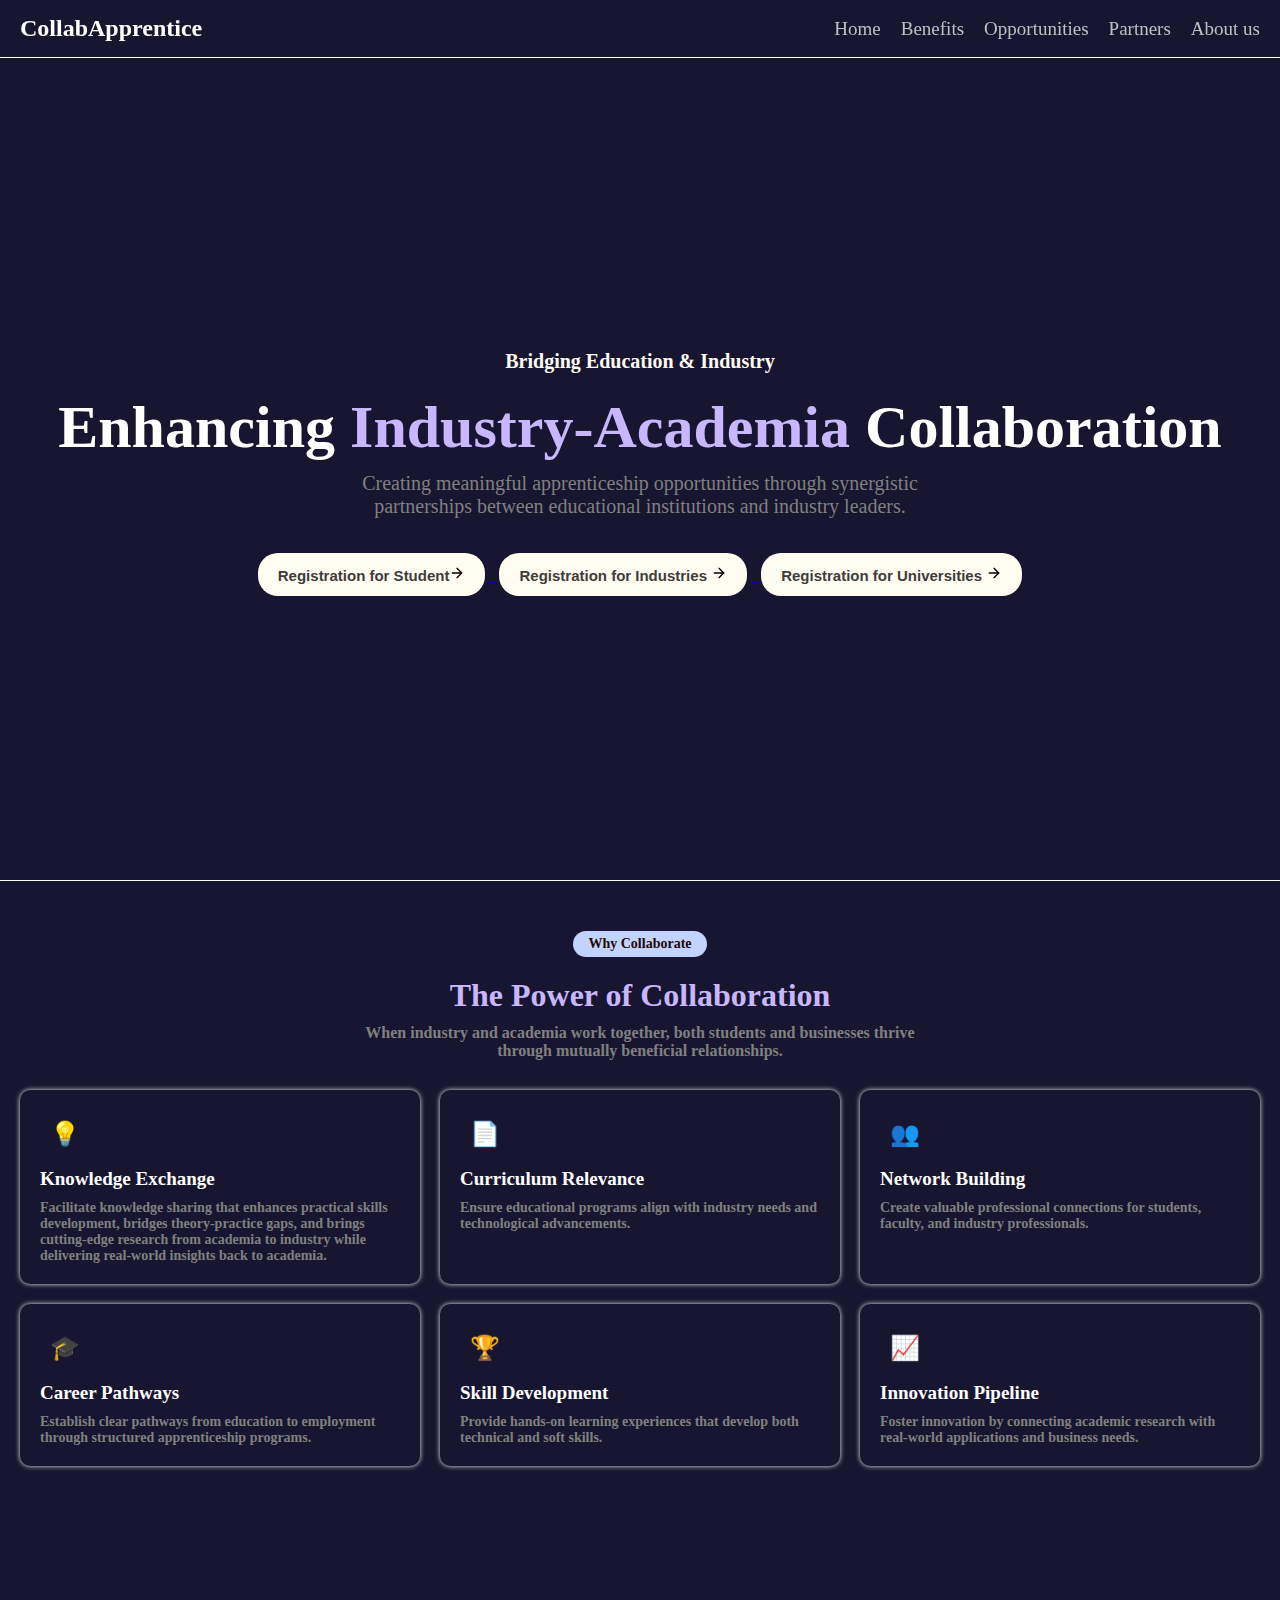
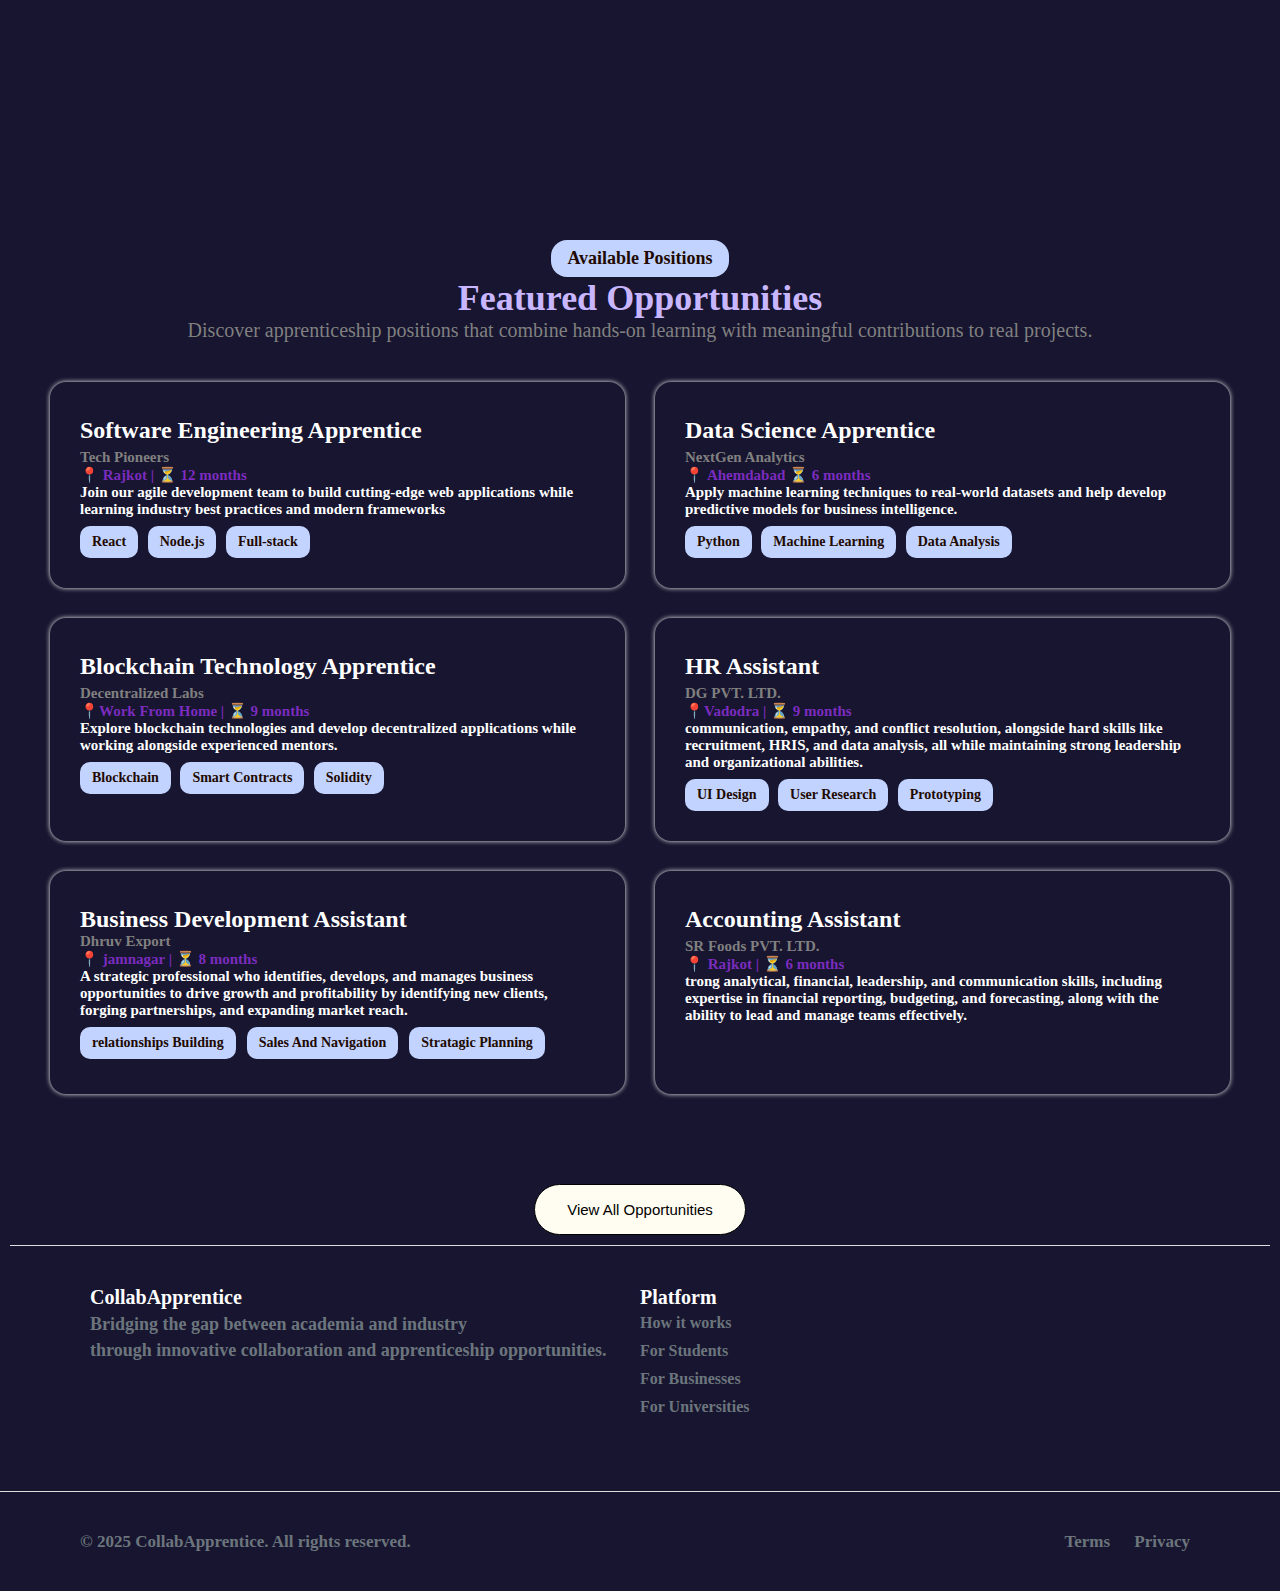
<file: index.html>
<!DOCTYPE html>
<html lang="en">

<head>
    <meta charset="UTF-8">
    <meta name="viewport" content="width=device-width, initial-scale=1.0">
    <title>Industry-Academia Collaboration</title>
    <link rel="stylesheet" href="style.css">
    <style>
        .navbar {
            position: fixed;
            top: 0;
            left: 0;
            width: 100%;
    
            background-color: #17152F;
            box-shadow: 0 4px 6px rgba(0, 0, 0, 0.1);
            display: flex;
            justify-content: space-between;
            align-items: center;
            padding: 15px 20px;
            z-index: 1000;
        }
        body {
            margin: 0;
            padding-top: 70px; /* Adjust for navbar height */
            overflow-y: auto;
        }
    </style>
</head>

<body>
    <nav class="navbar">
        <div class="logo">CollabApprentice</div>
        <ul class="nav-links">
            <li><a href="">Home</a></li>
            <li><a href="#benefits">Benefits</a></li>
            <li><a href="#opportunities">Opportunities</a></li>
            <li><a href="">Partners</a></li>
            <li><a href="./aboutus.html">About us</a></li>
        </ul>
    </nav>
    <section class="hero">
        <h3>Bridging Education & Industry</h3>
        <h1>Enhancing <span>Industry-Academia</span> Collaboration</h1>
        <p>Creating meaningful apprenticeship opportunities through synergistic partnerships between educational
            institutions and industry leaders.</p>
        <div class="buttons">
            <a href="./Student_Registration.html"> <button> <b>Registration for Student<b><img src="./arrow-right.svg"
                        alt=""></button> </a>
            <a href="./regestation.html"> <button><b>Registration for Industries<b> <img src="./arrow-right.svg"
                        alt=""></button> </a>
            <a href="./university-form.html"> <button><b>Registration for Universities<b> <img src="./arrow-right.svg"
                        alt=""></button> </a>
        </div>
    </section>

    <section class="benefits-section" id="benefits">
        <div class="benefits-header">
            <span class="badge">Why Collaborate</span>
            <h1>The Power of Collaboration</h1>
            <p>When industry and academia work together, both students and businesses thrive through mutually beneficial
                relationships.</p>
        </div>
        <div class="benefits-grid">
            <div class="benefit-box">
                <span class="icon">💡</span>
                <h3>Knowledge Exchange</h3>
                <p>Facilitate knowledge sharing that enhances practical skills development, bridges theory-practice
                    gaps, and brings cutting-edge research from academia to industry while delivering real-world
                    insights back to academia.</p>
            </div>
            <div class="benefit-box">
                <span class="icon">📄</span>
                <h3>Curriculum Relevance</h3>
                <p>Ensure educational programs align with industry needs and technological advancements.</p>
            </div>
            <div class="benefit-box">
                <span class="icon">👥</span>
                <h3>Network Building</h3>
                <p>Create valuable professional connections for students, faculty, and industry professionals.</p>
            </div>
            <div class="benefit-box">
                <span class="icon">🎓</span>
                <h3>Career Pathways</h3>
                <p>Establish clear pathways from education to employment through structured apprenticeship programs.</p>
            </div>
            <div class="benefit-box">
                <span class="icon">🏆</span>
                <h3>Skill Development</h3>
                <p>Provide hands-on learning experiences that develop both technical and soft skills.</p>
            </div>
            <div class="benefit-box">
                <span class="icon">📈</span>
                <h3>Innovation Pipeline</h3>
                <p>Foster innovation by connecting academic research with real-world applications and business needs.
                </p>
            </div>
        </div>
    </section>

    <section class="opportunity-section" id="opportunities">
        <div class="title-header">
            <span class="status-badge">Available Positions</span>
            <h1>Featured Opportunities</h1>
            <p>Discover apprenticeship positions that combine hands-on learning with meaningful contributions to real
                projects.</p>
        </div>
                <div class="opportunity-grid">
                    <div class="opportunity-card">
                        <h3>Software Engineering Apprentice</h3>
                        <p class="company-name">Tech Pioneers</p>
                        <p class="location-info">📍 Rajkot | ⏳ 12 months</p>
                        <p>Join our agile development team to build cutting-edge web applications while learning industry best
                            practices and modern frameworks</p>
                        <div class="skill-tags">
                            <span>React</span>
                            <span>Node.js</span>
                            <span>Full-stack</span>
                        </div>
        
                    </div>
                    <div class="opportunity-card">
                        <h3>Data Science Apprentice</h3>
                        <p class="company-name">NextGen Analytics</p>
                        <p class="location-info">📍 Ahemdabad ⏳ 6 months</p>
                        <p>Apply machine learning techniques to real-world datasets and help develop predictive models for
                            business intelligence.</p>
                        <div class="skill-tags">
                            <span>Python</span>
                            <span>Machine Learning</span>
                            <span>Data Analysis</span>
                        </div>
        
                    </div>
                    <div class="opportunity-card">
                        <h3>Blockchain Technology Apprentice</h3>
                        <p class="company-name">Decentralized Labs</p>
                        <p class="location-info">📍Work From Home | ⏳ 9 months</p>
                        <p>Explore blockchain technologies and develop decentralized applications while working alongside
                            experienced mentors.</p>
                        <div class="skill-tags">
                            <span>Blockchain</span>
                            <span>Smart Contracts</span>
                            <span>Solidity</span>
                        </div>
        
                    </div>
                    <div class="opportunity-card">
                        <h3>HR Assistant</HR>
                        </h3>
                        <p class="company-name">DG PVT. LTD. </p>
                        <p class="location-info">📍Vadodra | ⏳ 9 months</p>
                        <p>communication, empathy, and conflict resolution, alongside hard skills like recruitment, HRIS, and
                            data analysis, all while maintaining strong leadership and organizational abilities.</p>
                        <div class="skill-tags">
                            <span>UI Design</span>
                            <span>User Research</span>
                            <span>Prototyping</span>
                        </div>
        
                    </div>
                    <div class="opportunity-card">
                        <h3>Business Development Assistant
                            <p class="company-name">Dhruv Export</p>
                            <p class="location-info">📍 jamnagar | ⏳ 8 months</p>
                            <p>A strategic professional who identifies, develops, and manages business opportunities to drive
                                growth and profitability by identifying new clients, forging partnerships, and expanding market
                                reach.</p>
                            <div class="skill-tags">
                                <span>relationships Building</span>
                                <span>Sales And Navigation</span>
                                <span>Stratagic Planning</span>
                            </div>
        
                    </div>
                    <div class="opportunity-card">
                        <h3>Accounting Assistant </h3>
                        <p class="company-name">SR Foods PVT. LTD.</p>
                        <p class="location-info">📍 Rajkot | ⏳ 6 months</p>
                        <p>trong analytical, financial, leadership, and communication skills, including expertise in financial
                            reporting, budgeting, and forecasting, along with the ability to lead and manage teams effectively.
                        </p>
        </div>
    </section>

    <button class="explore-button">View All Opportunities</button>
    <footer>
        <div class="footer">
            <div class="footer-section">
                <h3>CollabApprentice</h3>
                <p>Bridging the gap between academia and industry</p>
                <p> through innovative collaboration and apprenticeship
                    opportunities.</p>
            </div>
            <div class="footer-section">
                <h3>Platform</h3>
                <div class="footer-links">
                    <a href="#">How it works</a>
                    <a href="#">For Students</a>
                    <a href="#">For Businesses</a>
                    <a href="#">For Universities</a>
                </div>
            </div>
        </div>
        <div class="footer-bottom">
            <p>&copy; 2025 CollabApprentice. All rights reserved.</p>
            <div>
                <a href="#">Terms</a>
                <a href="#">Privacy</a>
            </div>
        </div>
    </footer>
</body>
</html>
</file>
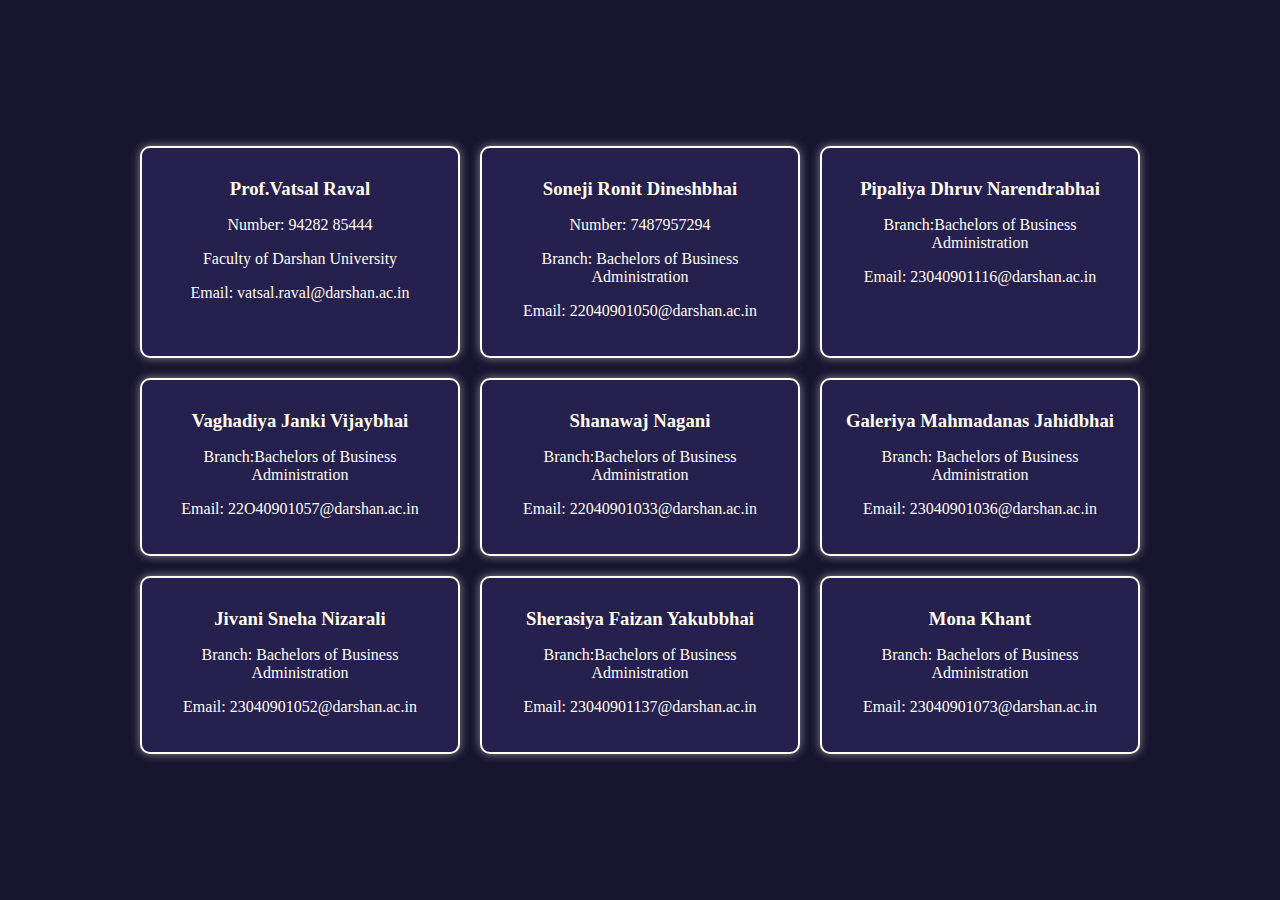
<file: aboutus.html>
<!DOCTYPE html>
<html lang="en">

<head>
    <meta charset="UTF-8">
    <meta name="viewport" content="width=device-width, initial-scale=1.0">
    <title>Student Cards</title>
    <style>
        body {
            background-color: #17152F;
            color: #FFFCF2;
            display: flex;
            justify-content: center;
            align-items: center;
            height: 100vh;
            margin: 0;
        }

        .grid-container {
            display: grid;
            grid-template-columns: repeat(3, 1fr);
            gap: 20px;
            width: 80%;
            max-width: 1000px;
        }

        .card {
            background-color: #25204D;
            border: 2px solid #FFFCF2;
            padding: 20px;
            border-radius: 10px;
            box-shadow: 0px 0px 10px rgba(255, 252, 242, 0.5);
            text-align: center;
            font-size: 16px;
        }

        .card h3 {
            margin: 10px 0;
        }
    </style>
</head>

<body>
    <div class="grid-container">
        <div class="card">
            <h3>Prof.Vatsal Raval</h3>
            <p>Number: 94282 85444</p>
            <p> Faculty of Darshan University</p>
            <p>Email: vatsal.raval@darshan.ac.in</p>
        </div>
        <div class="card">
            <h3>Soneji Ronit Dineshbhai</h3>
            <p>Number: 7487957294</p>
            <p>Branch: Bachelors of Business Administration</p>
            <p>Email: 22040901050@darshan.ac.in</p>
        </div>
        <div class="card">
            <h3>Pipaliya Dhruv Narendrabhai</h3>
            <p>Branch:Bachelors of Business Administration</p>
            <p>Email: 23040901116@darshan.ac.in</p>
        </div>
        <div class="card">
            <h3>Vaghadiya Janki Vijaybhai</h3>
            <p>Branch:Bachelors of Business Administration</p>
            <p>Email: 22O40901057@darshan.ac.in</p>
        </div>
        <div class="card">
            <h3>Shanawaj Nagani</h3>
            <p>Branch:Bachelors of Business Administration</p>
            <p>Email: 22040901033@darshan.ac.in</p>
        </div>
        <div class="card">
            <h3>Galeriya Mahmadanas Jahidbhai</h3>
            <p>Branch: Bachelors of Business Administration</p>
            <p>Email: 23040901036@darshan.ac.in</p>
        </div>
        <div class="card">
            <h3>Jivani Sneha Nizarali</h3>
            <p>Branch: Bachelors of Business Administration</p>
            <p>Email: 23040901052@darshan.ac.in</p>
        </div>
        <div class="card">
            <h3>Sherasiya Faizan Yakubbhai</h3>
            <p>Branch:Bachelors of Business Administration</p>
            <p>Email: 23040901137@darshan.ac.in</p>
        </div>
        <div class="card">
            <h3>Mona Khant</h3>
            <p>Branch: Bachelors of Business Administration</p>
            <p>Email: 23040901073@darshan.ac.in</p>
        </div>

    </div>
</body>

</html>
</file>
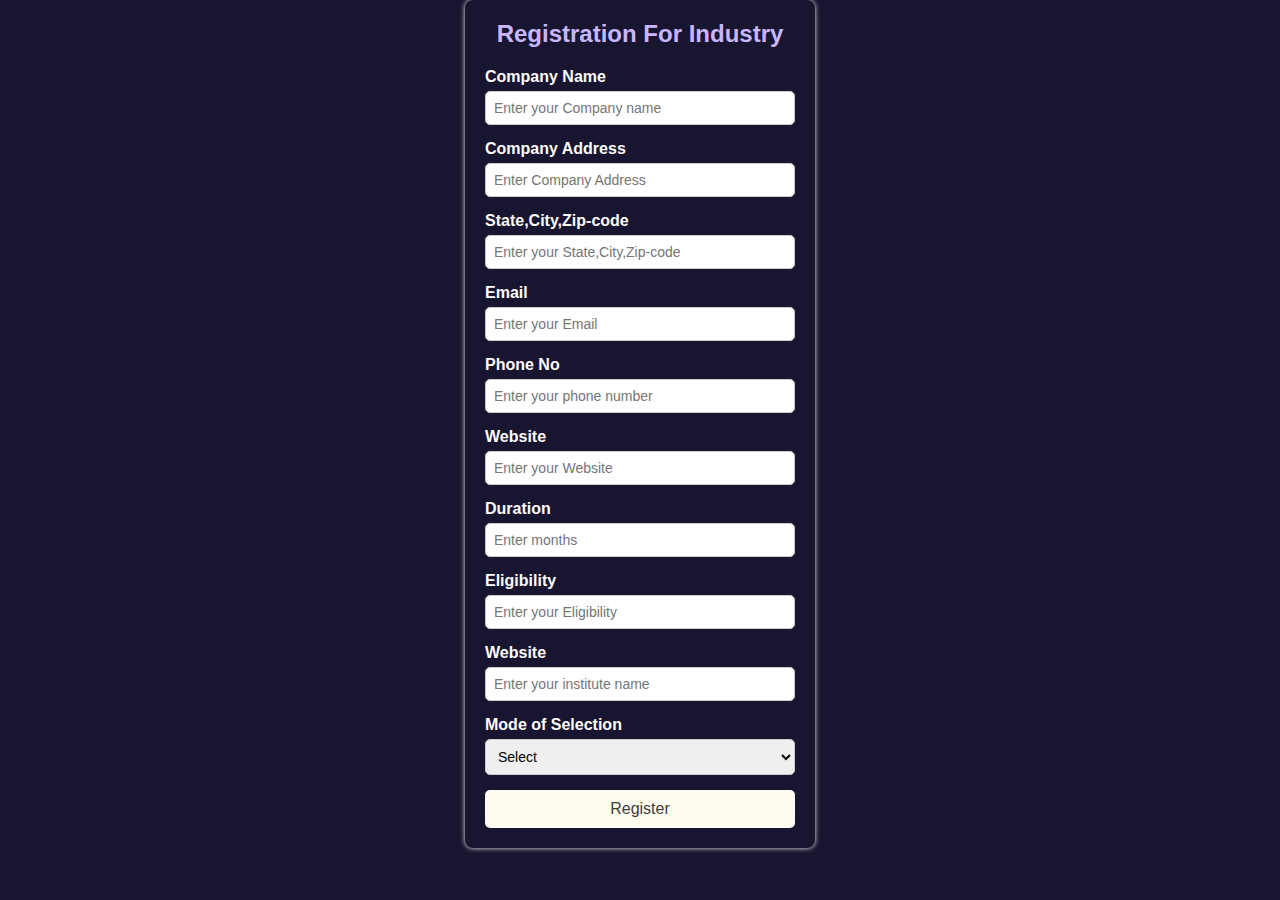
<file: regestation.html>
<!DOCTYPE html>
<html lang="en">

<head>
    <meta charset="UTF-8">
    <meta name="viewport" content="width=device-width, initial-scale=1.0">
    <title>Registration</title>
    <link rel="stylesheet" href="Industries.css">
</head>

<body>
    <div class="container">
        <h2>Registration For Industry</h2>
        <form action="#" method="POST">
            <div class="form-group">
                <label for="name">Company Name</label>
                <input type="text" id="name" name="name" placeholder="Enter your Company name" required>
            </div>

            <div class="form-group">
                <label for="Address">Company Address</label>
                <input type="text" id="Address" name="Address" placeholder="Enter Company Address" required>
            </div>

            <div class="form-group">
                <label for="State">State,City,Zip-code</label>
                <input type="text" id="" name="" placeholder="Enter your State,City,Zip-code" required>
            </div>
            <div class="form-group">
                <label for="Email">Email</label>
                <input type="Email" id="Email" name="Email" placeholder="Enter your Email" required>
            </div>
            
            <div class="form-group">
                <label for="phone">Phone No</label>
                <input type="tel" id="phone" name="phone" placeholder="Enter your phone number" required>
            </div>
            <div class="form-group">
                <label for="Website">Website</label>
                <input type="text" id="Website" name="Website" placeholder="Enter your Website" required>
            </div>
            <div class="form-group">
                <label for="month">Duration</label>
                <input type="text" placeholder="Enter months">
            </div>
            <div class="form-group">
                <label for="Eligibility">Eligibility</label>
                <input type="text" id="Eligibility" name="Eligibility" placeholder="Enter your Eligibility" required>
            </div>
            <div class="form-group">
                <label for="url">Website</label>
                <input type="url" id="institute" name="institute" placeholder="Enter your institute name" required>
            </div>
            <div class="form-group">
                <label for="Mode">Mode of Selection</label>
                <select id="Mode" name="Mode">
                    <option>Select</option>
                    <option value="Interview">Interview</option>
                </select>
            </div>
            <button type="submit">Register</button>
        </form>
    </div>
</body>

</html>
</file>
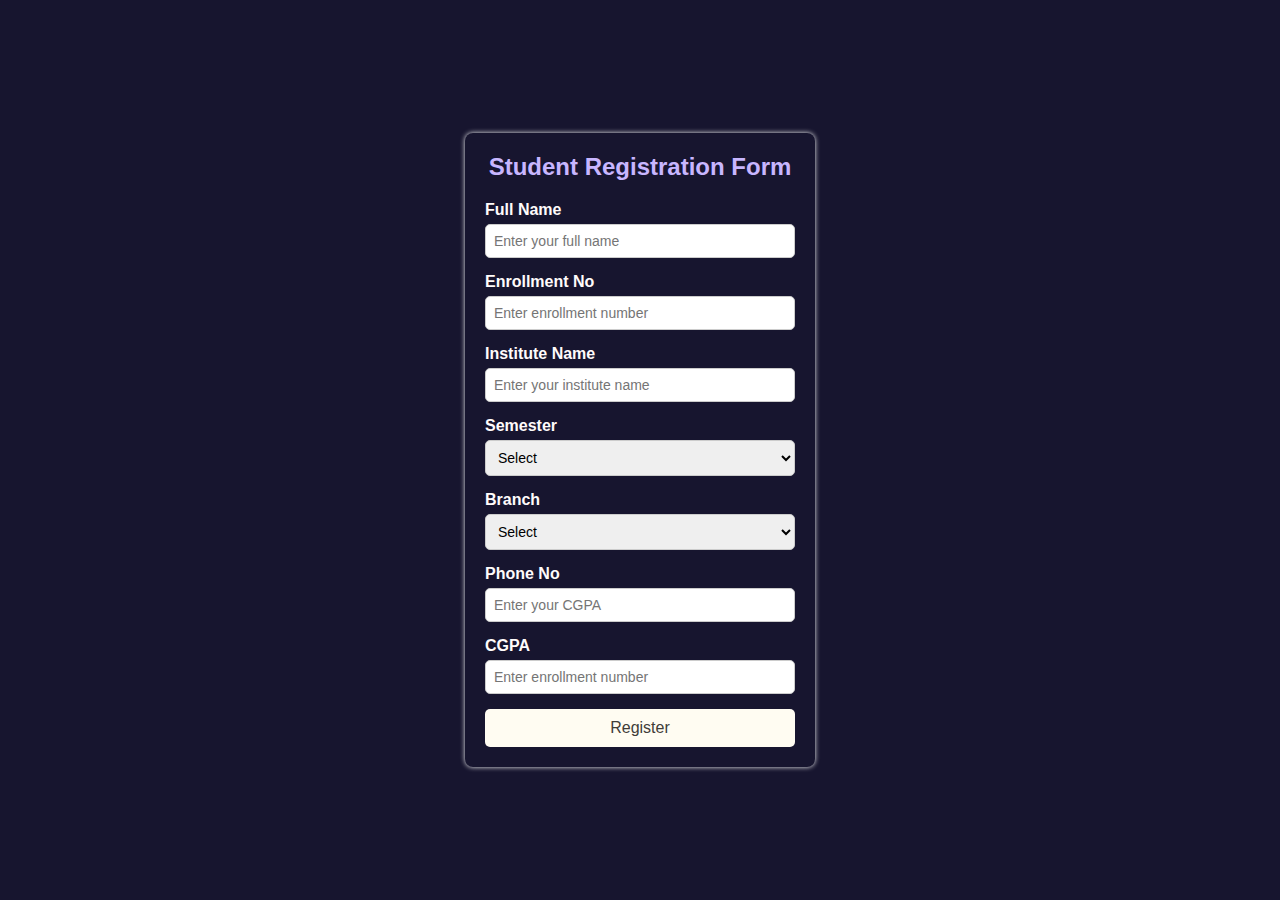
<file: Student_Registration.html>
<!DOCTYPE html>
<html lang="en">

<head>
    <meta charset="UTF-8">
    <meta name="viewport" content="width=device-width, initial-scale=1.0">
    <title>Student Registration Form</title>
    <link rel="stylesheet" href="Student_Registration.css">
</head>

<body>
    <div class="container">
        <h2>Student Registration Form</h2>
        <form action="#" method="POST">
            <div class="form-group">
                <label for="name">Full Name</label>
                <input type="text" id="name" name="name" placeholder="Enter your full name" required>
            </div>

            <div class="form-group">
                <label for="enrollment">Enrollment No</label>
                <input type="text" id="enrollment" name="enrollment" placeholder="Enter enrollment number" required>
            </div>

            <div class="form-group">
                <label for="institute">Institute Name</label>
                <input type="text" id="institute" name="institute" placeholder="Enter your institute name" required>
            </div>

            <div class="form-group">
                <label for="semester">Semester</label>
                <select id="semester" name="semester">
                    <option>Select</option>
                    <option value="sem5">Semester 5</option>
                    <option value="sem6">Semester 6</option>
                </select>
            </div>

            <div class="form-group">
                <label for="branch">Branch</label>
                <select id="branch" name="branch">
                    <option>Select</option>
                    <option value="BBA">BBA</option>
                    <option value="MBA">MBA</option>
                    <option value="B.COM">B.COM</option>
                    <option value="BCA">BCA</option>
                    <option value="MCA">MCA</option>
                    <option value="DIPOLMA">DIPOLMA</option>
                    <option value="B.TECH">B.TECH</option>
                    <option value="M.TECH">M.TECH</option>
                </select>
            </div>

            <div class="form-group">
                <label for="phone">Phone No</label>
                <input type="tel" id="number" name="CGPD" placeholder="Enter your CGPA" required>
            </div>
            <div class="form-group">
                <label for="CGPS">CGPA</label>
                <input type="text" id="enrollment" name="enrollment" placeholder="Enter enrollment number" required>
            </div>
            <button type="submit">Register</button>
        </form>
    </div>
</body>

</html>
</file>
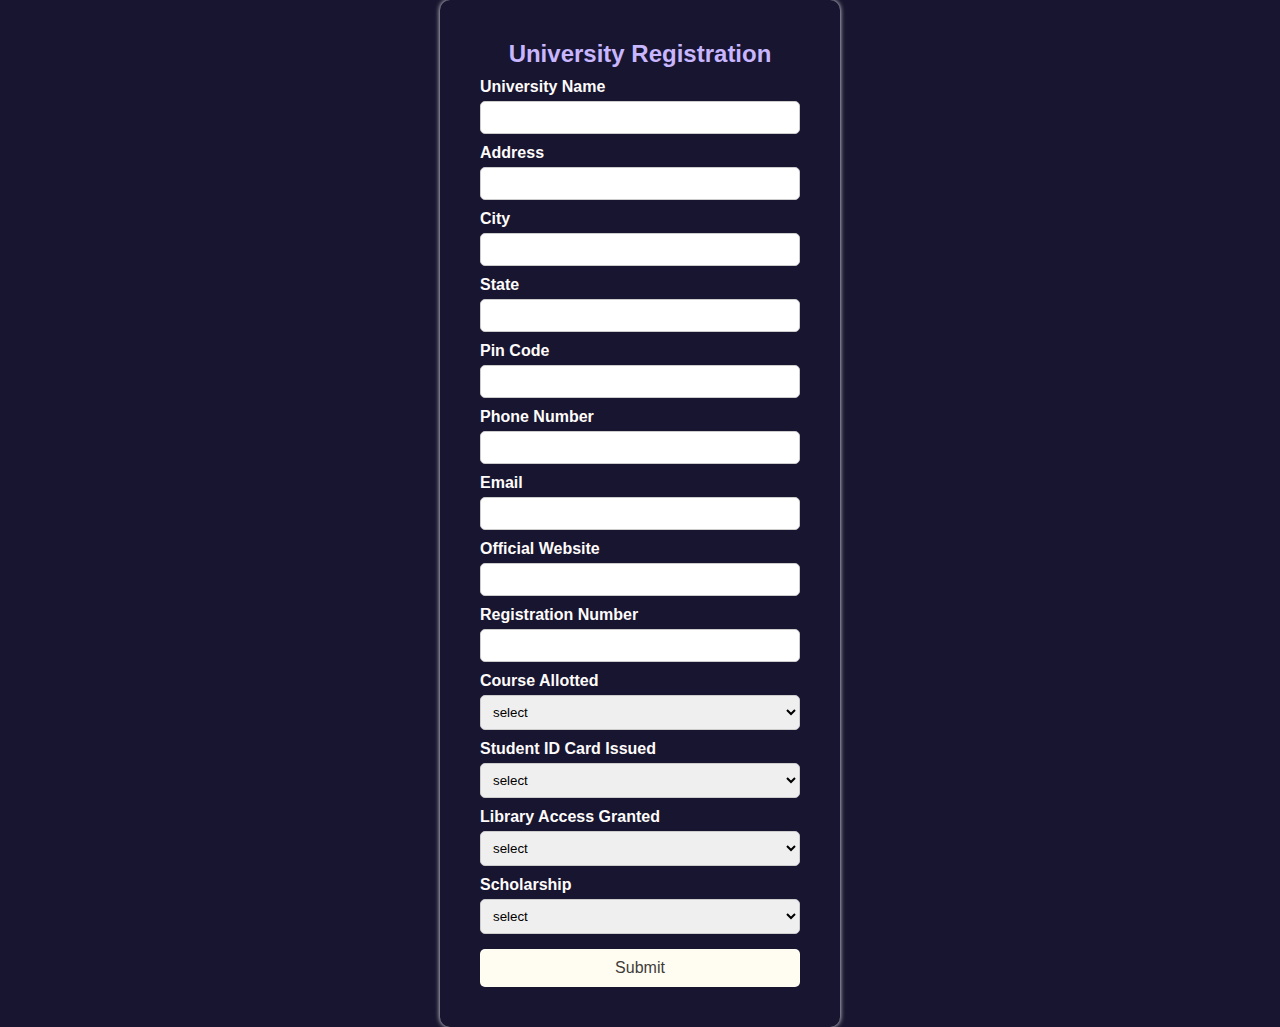
<file: university-form.html>
<!DOCTYPE html>
<html lang="en">
<head>
    <meta charset="UTF-8">
    <meta name="viewport" content="width=device-width, initial-scale=1.0">
    <title>University Registration Form</title>
    <style>
        *{
            margin: 0;
    padding: 0;
    box-sizing: border-box;
    font-family: Arial, sans-serif;
    }
        body {
            font-weight: bold;
            font-family: Arial, sans-serif;
            background-color: #17152F;
            display: flex;
            justify-content: center;
            align-items: center;
            height: 100%;
            margin: 0;
        }
        .form-container {
            background: #17152F;
            padding: 40px;
            border-radius: 10px;
            box-shadow: 0px 0px 5px whitesmoke;
            width: 400px;
        }
        .form-container h2 {
            color: #c8b6ff;
            text-align: center;
        }
        label {
            color: #fffbfb;
            font-weight: bold;
            display: block;
            margin-top: 10px;
        }
        input, select {
            width: 100%;
            padding: 8px;
            margin-top: 5px;
            border: 1px solid #ccc;
            border-radius: 5px;
        }
        #course option{
            font-size: 14px;
            font-weight: bold;
        }
        button {
            width: 100%;
            padding: 10px;
            background: #fffcf2;
            color: #403d39;
            border: none;
            border-radius: 5px;
            margin-top: 15px;
            cursor: pointer;
            font-size: 16px;
        }
        button:hover {
            background: #c8b6ff;
        }
    </style>
</head>
<body>
    <div class="form-container">
        <h2>University Registration</h2>
        <form>
            <label for="name">University Name</label>
            <input type="text" id="name" name="name" required>

            <label for="address">Address</label>
            <input type="text" id="address" name="address" required>

            <label for="city">City</label>
            <input type="text" id="city" name="city" required>

            <label for="state">State</label>
            <input type="text" id="state" name="state" required>

            <label for="pincode">Pin Code</label>
            <input type="text" id="pincode" name="pincode" required>

            <label for="number">Phone Number</label>
            <input type="tel" id="number" name="number" required>

            <label for="email">Email</label>
            <input type="email" id="email" name="email" required>

            <label for="website">Official Website</label>
            <input type="url" id="website" name="website" required>

            <label for="regNumber">Registration Number</label>
            <input type="text" id="regNumber" name="regNumber" required>

            <label for="course">Course Allotted</label>
            <select id="course" name="course">
                <option value="#">select</option>
                <option value="bba">BBA</option>
                <option value="mba">MBA</option>
                <option value="bcom">B.Com</option>
                <option value="bca">BCA</option>
                <option value="mca">MCA</option>
                <option value="diploma">Diploma</option>
                <option value="btech">B.Tech</option>
                <option value="mtech">M.Tech</option>
            </select>

            <label for="idCard">Student ID Card Issued</label>
            <select id="idCard" name="idCard">
                <option value="#">select</option>
                <option value="yes">Yes</option>
                <option value="no">No</option>
            </select>

            <label for="library">Library Access Granted</label>
            <select id="library" name="library">
                <option value="#">select</option>
                <option value="yes">Yes</option>
                <option value="no">No</option>
            </select>

            <label for="scholarship">Scholarship</label>
            <select id="scholarship" name="scholarship">
                <option value="#">select</option>
                <option value="yes">Yes</option>
                <option value="no">No</option>
            </select>

            <button type="submit">Submit</button>
        </form>
    </div>
</body>
</html>
</file>
<file: style.css>
* {
    margin: 0;
    padding: 0;
    box-sizing: border-box;
}

html,
body {
    height: 100%;
    width: 100%;
    background-color: #17152F;
    color: white;
}

.navbar {
    display: flex;
    justify-content: space-between;
    align-items: center;
    border-bottom: 1px solid white;
    background-color: #17152F;
    padding: 15px 20px;
    box-shadow: 0 2px 5px rgba(0, 0, 0, 0.1);
}

.navbar .logo {
    text-transform: capitalize;
    font-size: 24px;
    font-weight: 600;
}

.navbar .nav-links {
    list-style: none;
    display: flex;
    gap: 20px;
}

.navbar .nav-links li {
    display: inline;
}

.navbar .nav-links a {
    text-decoration: none;
    color: #bec0c2;
    font-size: 19px;
    transition: color 0.3s;
}

.navbar .nav-links a:hover {
    color: #c8b6ff;
}

.navbar .buttons {
    display: flex;
    gap: 10px;
}

.navbar .buttons button {
    background-color: #fffcf2;
    color: #403d39;
    border: none;
    padding: 10px 15px;
    cursor: pointer;
    border-radius: 20px;
    font-size: 16px;
    transition: background-color 0.3s;
}

.navbar .buttons button:hover {
    background-color: #c8b6ff;
}


.hero {
    width: 100%;
    display: flex;
    flex-direction: column;
    justify-content: center;
    align-items: center;
    height: 90vh;
    text-align: center;
    padding: 20px;
}

.hero h3 {
    font-size: 20px;
    color: #fffcf2;
    display: inline-block;
}

.hero h1 {
    font-size: 60px;
    margin-top: 20px;
}

.hero h1 span {
    color: #c8b6ff;
}

.hero p {
    font-size: 20px;
    color: gray;
    max-width: 600px;
    margin: 10px auto;
}

.hero .buttons {
    margin-top: 20px;
}

.hero .buttons button {
    background-color: #fffcf2;
    color: #403d39;
    border: none;
    padding: 12px 20px;
    margin: 5px;
    cursor: pointer;
    border-radius: 20px;
    font-size: 15px;
    transition: background-color 0.3s;
}

.hero .buttons button:hover {
    background-color: #c8b6ff;
}

.hero .buttons button img {
    width: 16px;
    height: 16px;
}

.partners-section {
    width: 100%;
    margin-top: 20px;
    display: flex;
    justify-content: center;
    gap: 15px;
    margin-top: 30px;
}

.partners-section {
    margin-top: 20px;
    display: flex;
    justify-content: center;
    gap: 15px;
    flex-wrap: wrap;
}

.partner {
    background-color: #fffcf2;
    color: #403d39;
    width: 200px;
    height: 60px;
    display: flex;
    justify-content: center;
    align-items: center;
    text-align: center;
    border-radius: 10px;
    cursor: pointer;
    position: relative;
    font-size: 18px;
    font-weight: bold;
    transition: background-color 0.3s;
}

.partner:hover {
    background-color: #c0c0c0;
}

.partner-details {
    position: absolute;
    top: 70px;
    left: 50%;
    transform: translateX(-50%);
    background: #c8b6ff;
    padding: 10px;
    border-radius: 10px;
    box-shadow: 0 2px 5px rgba(0, 0, 0, 0.1);
    width: 700px;
    font-size: 13px;
    text-align: center;
    z-index: 10;
}

.partner-details p {
    color: #220901;
    font-size: 16px;
}


.partner-name {
    margin-top: 15px;
    color: #343a40;
    font-size: 20px;
    font-weight: 500;
}


.benefits-section {
    border-top: 1px solid white;
    width: 100%;
    height: 100vh;
    text-align: center;
    padding: 50px 20px;
    
}

.benefits-header .badge {
    display: inline-block;
    background-color: #c1d3fe;
    color: #220901;
    padding: 5px 15px;
    border-radius: 20px;
    font-size: 14px;
    font-weight: bold;
    margin-bottom: 10px;
}

.benefits-header h1 {
    font-size: 32px;
    color: #c8b6ff;
    margin: 10px 0;
}

.benefits-header p {
    color: grey;
    max-width: 600px;
    margin: 0 auto 30px;
    font-size: 16px;
}

.benefits-grid {
    display: grid;
    grid-template-columns: repeat(auto-fit, minmax(300px, 1fr));
    gap: 20px;
    justify-content: center;
    max-width: 1300px;
    margin: auto;
}

.benefit-box {
    padding: 20px;
    border-radius: 10px;
    box-shadow: 0px 0px 5px whitesmoke;
    text-align: left;
    transition: transform 0.3s;
}

.benefit-box:hover {
    transform: translateY(-5px);
}

.icon {
    display: inline-block;
    font-size: 24px;
    padding: 10px;
    border-radius: 10px;
}

.benefit-box h3 {
    font-size: 19px;
    margin: 10px 0;
}

.benefit-box p {
    font-size: 14px;
    color: grey;
}

.opportunity-section {
    margin: 10px 0;
    padding: 50px;
}

.title-header {
    margin-bottom: 40px;
    display: flex;
    flex-direction: column;
    align-items: center;
}

.status-badge {
    background-color: #c1d3fe;
    color: #220901;
    padding: 8px 16px;
    border-radius: 16px;
    font-size: 18px;
    display: inline-block;
    text-align: center;
    font-weight: bold;
}

.title-header h1 {
    font-size: 36px;
    font-weight: bold;
    color: #c8b6ff;
}

.title-header p {
    color: grey;
    font-size: 20px;
    font-weight: 400;
}

.opportunity-grid {
    display: grid;
    grid-template-columns: repeat(2, 1fr);
    gap: 30px;
    max-width: 1400px;
    margin: 0 auto;
}

.opportunity-card {
    box-shadow: 0px 0px 5px whitesmoke;
    padding: 30px;
    border-radius: 16px;
    text-align: left;
    font-size: 18px;
}

.opportunity-card a {

    text-decoration: none;
    color: #e1e5f2;
}

.opportunity-card h3 {
    font-size: 24px;
    margin: 5px 0;
}

.opportunity-card p {
    font-size: 15px;
}

.company-name {
    font-weight: bold;
    color: grey;
}

.location-info {
    color: #7b2cbf;
    font-size: 16px;
}

.skill-tags span {
    display: inline-block;
    background: #c1d3fe;
    color: #220901;
    padding: 8px 12px;
    margin: 8px 5px 0 0;
    border-radius: 10px;
    font-size: 14px;
}

.explore-button {
    margin-top: 40px;
    padding: 16px 32px;
    border: 1px solid black;
    background: #fffcf2;
    color: black;
    border-radius: 30px;
    cursor: pointer;
    font-size: 15px;
    display: block;
    margin-left: auto;
    margin-right: auto;
}

.explore-button:hover {
    background: #c8b6ff;
}

.footer {
    margin: 10px 10px;
    padding: 40px 80px;
    display: flex;
    justify-content: space-between;
    flex-wrap: wrap;
    border-top: 1px solid #ddd;
}

.footer-section {
    flex: 1;
    min-width: 250px;
    margin-bottom: 20px;
}

.footer h3 {
    font-weight: 600;
    font-size: 20px;
}

.footer p {
    color: #6c757d;
    font-size: 18px;
    text-decoration: none;
    display: block;
    margin: 5px 0;
}

.footer a {
    color: #6c757d;
    font-size: 16px;
    text-decoration: none;
    display: block;
    margin: 5px 0;
}

.footer-links {
    display: flex;
    flex-direction: column;
}

.footer-bottom {
    height: 100px;
    display: flex;
    justify-content: space-between;
    align-items: center;
    padding: 10px 80px;
    font-size: 17px;
    color: #6c757d;
    border-top: 1px solid #ddd;
    flex-wrap: wrap;
}

.footer-bottom a {
    margin: 0 10px;
    color: #6c757d;
    text-decoration: none;
}
</file>
<file: Industries.css>
* {
    margin: 0;
    padding: 0;
    box-sizing: border-box;
    font-family: Arial, sans-serif;
}

body {
    display: flex;
    justify-content: center;
    align-items: center;
    height: 100%;
    background-color: #17152F;
}

.container {
    background: #17152F;
    padding: 20px;
    border-radius: 8px;
    box-shadow: 0px 0px 5px whitesmoke;
    width: 350px;
    text-align: center;
}

h2 {
    margin-bottom: 20px;
    color: #c8b6ff;
}

.form-group {
    margin-bottom: 15px;
    text-align: left;
}

label {
    font-weight: bold;
    display: block;
    margin-bottom: 5px;
    color: #fffbfb;
}

input,
select {
    width: 100%;
    padding: 8px;
    border: 1px solid #ccc;
    border-radius: 5px;
    font-size: 14px;
}

button {
    background-color: #fffcf2;
    color: #403d39;
    padding: 10px;
    border: none;
    border-radius: 5px;
    cursor: pointer;
    font-size: 16px;
    width: 100%;
}

button:hover {
    background-color: #c8b6ff;
}
</file>
<file: Student_Registration.css>
* {
    margin: 0;
    padding: 0;
    box-sizing: border-box;
    font-family: Arial, sans-serif;
}

body {
    display: flex;
    justify-content: center;
    align-items: center;
    height: 100vh;
    background-color: #17152F;
}

.container {
    background: #17152F;
    padding: 20px;
    border-radius: 8px;
    box-shadow: 0px 0px 5px whitesmoke;
    width: 350px;
    text-align: center;
}

h2 {
    margin-bottom: 20px;
    color: #c8b6ff;
}

.form-group {
    margin-bottom: 15px;
    text-align: left;
}

label {
    font-weight: bold;
    display: block;
    margin-bottom: 5px;
    color: #fffbfb;
}

input,
select {

    width: 100%;
    padding: 8px;
    border: 1px solid #ccc;
    border-radius: 5px;
    font-size: 14px;
}

button {
    background-color: #fffcf2;
    color: #403d39;
    padding: 10px;
    border: none;
    border-radius: 5px;
    cursor: pointer;
    font-size: 16px;
    width: 100%;
}

button:hover {
    background-color: #c8b6ff;
}
</file>
